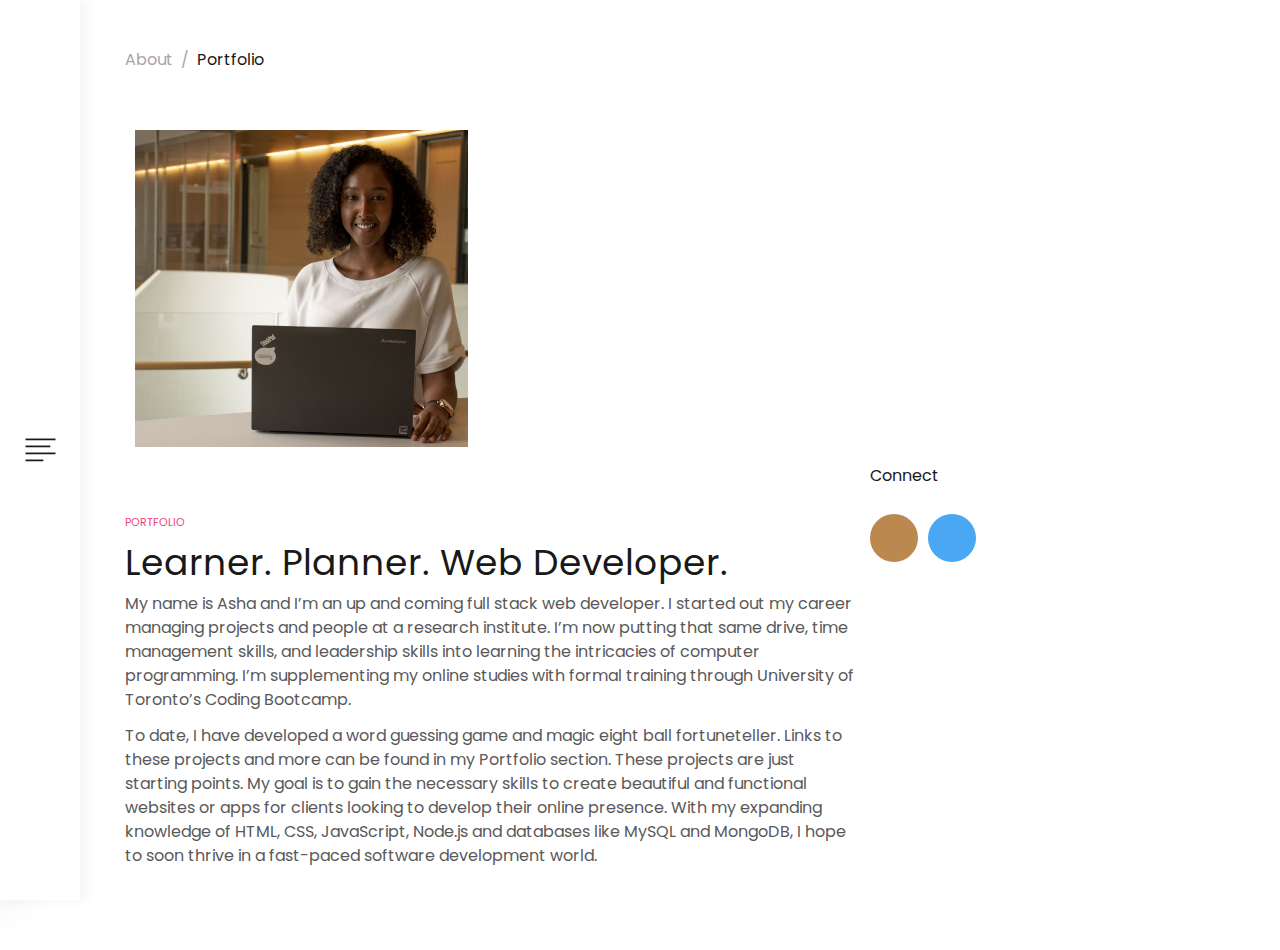
<file: index.html>
<!DOCTYPE html>
<html lang="en">

<head>
    <title>About</title>

    <!-- Required meta tags -->
    <meta charset="utf-8">
    <meta name="viewport" content="width=device-width, initial-scale=1, shrink-to-fit=no">

    <!-- Bootstrap CSS -->
    <link rel="stylesheet" href="css/bootstrap.min.css">

    <!-- FontAwesome CSS -->
    <link rel="stylesheet" href="https://use.fontawesome.com/releases/v5.2.0/css/all.css" integrity="sha384-hWVjflwFxL6sNzntih27bfxkr27PmbbK/iSvJ+a4+0owXq79v+lsFkW54bOGbiDQ"
        crossorigin="anonymous">

    <!-- Styles -->
    <link rel="stylesheet" href="style.css">
</head>

<body>
    <header class="site-header">
        <div class="site-branding">
            <h1 class="site-title">
                <a href="index.html" rel="home">
                    <!-- <img src="images/logo.png" alt="Logo"> -->
                </a>
            </h1>
        </div>
        <!-- .site-branding -->

        <div class="hamburger-menu">
            <div class="menu-icon">
                <img src="images/menu-icon.png" alt="menu icon">
            </div>
            <!-- .menu-icon -->

            <div class="menu-close-icon">
                <img src="images/x.png" alt="menu close icon">
            </div>
            <!-- .menu-close-icon -->
        </div>
        <!-- .hamburger-menu -->
    </header>
    <!-- .site-header -->

    <nav class="site-navigation flex flex-column justify-content-between">
        <div class="site-branding d-none d-lg-block ">
            <h1 class="site-title">
                <a href="index.html" rel="home">
                </a>
            </h1>
        </div>
        <!-- .site-branding -->

        <ul class="main-menu flex flex-column justify-content-center">
            <li class="current-menu-item">
                <a href="#">About</a>
            </li>
            <li>
                <a href="portfolio.html">Portfolio</a>
            </li>
        </ul>




        <div class="social-profiles">
            <ul class="flex justify-content-start justify-content-lg-center align-items-center">
                    <li>
                            <a href="https://github.com/asham28" target="_blank">
                                <i class="fab fa-github"></i>
                            </a>
                        </li>
                        <li>
                            <a href="https://www.linkedin.com/in/asha-mohamed-64115988/" target="_blank">
                                <i class="fab fa-linkedin"></i>
                            </a>
                        </li>
                    </ul>
        </div>
        <!-- .social-profiles -->
        <p style="font-size: 10px !important">
                <!-- Link back to Colorlib can't be removed. Template is licensed under CC BY 3.0. -->
                Copyright &copy;
                <script>document.write(new Date().getFullYear());</script> All rights reserved | This template is made with
                <i class="fa fa-heart-o" aria-hidden="true"></i> by
                <a href="https://colorlib.com" target="_blank">Colorlib</a>
            </p>
    </nav>
    <!-- .site-navigation -->

    <div class="nav-bar-sep d-lg-none"></div>

    <div class="outer-container">
        <div class="single-post">
            <div class="container">
                <div class="row">
                    <div class="col">
                        <ul class="breadcrumbs flex align-items-center">
                            <li>About</li>
                            <li>
                                <a href="portfolio.html">Portfolio</a>
                            </li>
                        </ul>
                        <!-- .breadcrumbs -->
                    </div>
                    <!-- .col -->
                </div>
                <!-- .row -->

                <div class="row">
                    <div class="col-12">
                        <div class="featured-img">
                            <figure>
                                <img id="profile" src="images/portfolio-icon2.jpg" alt="blog">
                            </figure>
                        </div>
                        <!-- .content-area -->
                    </div>
                    <!-- .col -->

                    <div class="col-12 col-lg-8">
                        <div class="content-area">
                            <header class="entry-header">
                                <div class="post-meta">
                                    <a href="#">Portfolio</a>
                                </div>
                                <!-- .meta-post -->

                                <h1>Learner. Planner. Web Developer.</h1>

                            </header>
                            <!-- .entry-header -->

                            <div class="entry-content">
                                <p> My name is Asha and I’m an up and coming full stack web developer. I started out my career
                                    managing projects and people at a research institute. I’m now putting that same drive,
                                    time management skills, and leadership skills into learning the intricacies of computer
                                    programming. I’m supplementing my online studies with formal training through University
                                    of Toronto’s Coding Bootcamp. </p>

                                <p>To date, I have developed a word guessing game and magic eight ball fortuneteller. Links
                                    to these projects and more can be found in my Portfolio section. These projects
                                    are just starting points. My goal is to gain the necessary skills to create beautiful
                                    and functional websites or apps for clients looking to develop their online presence.
                                    With my expanding knowledge of HTML, CSS, JavaScript, Node.js and databases like MySQL and MongoDB, I hope to soon thrive in a
                                    fast-paced software development world.
                                </p>

                            </div>
                            <!-- .entry-content -->
                        </div>
                        <!-- .content-area -->
                    </div>
                    <!-- .col-12 -->



                    <div class="post-share">
                        <label>Connect</label>
                        <ul>
                            <li class="in">
                                <a href="https://github.com/asham28" target="_blank">
                                    <i class="fab fa-github"></i>
                                </a>
                            </li>
                            <li class="tw">
                                <a href="https://www.linkedin.com/in/asha-mohamed-64115988/" target="_blank">
                                    <i class="fab fa-linkedin"></i>
                                </a>
                            </li>
                        </ul>
                    </div>
                    <!-- .post-share -->
                </div>
                <!-- .entry-meta -->
                </aside>
                <!-- .col-md-3 -->


                <script type='text/javascript' src='js/jquery.js'></script>
                <script type='text/javascript' src='js/custom.js'></script>

</body>

</html>
</file>
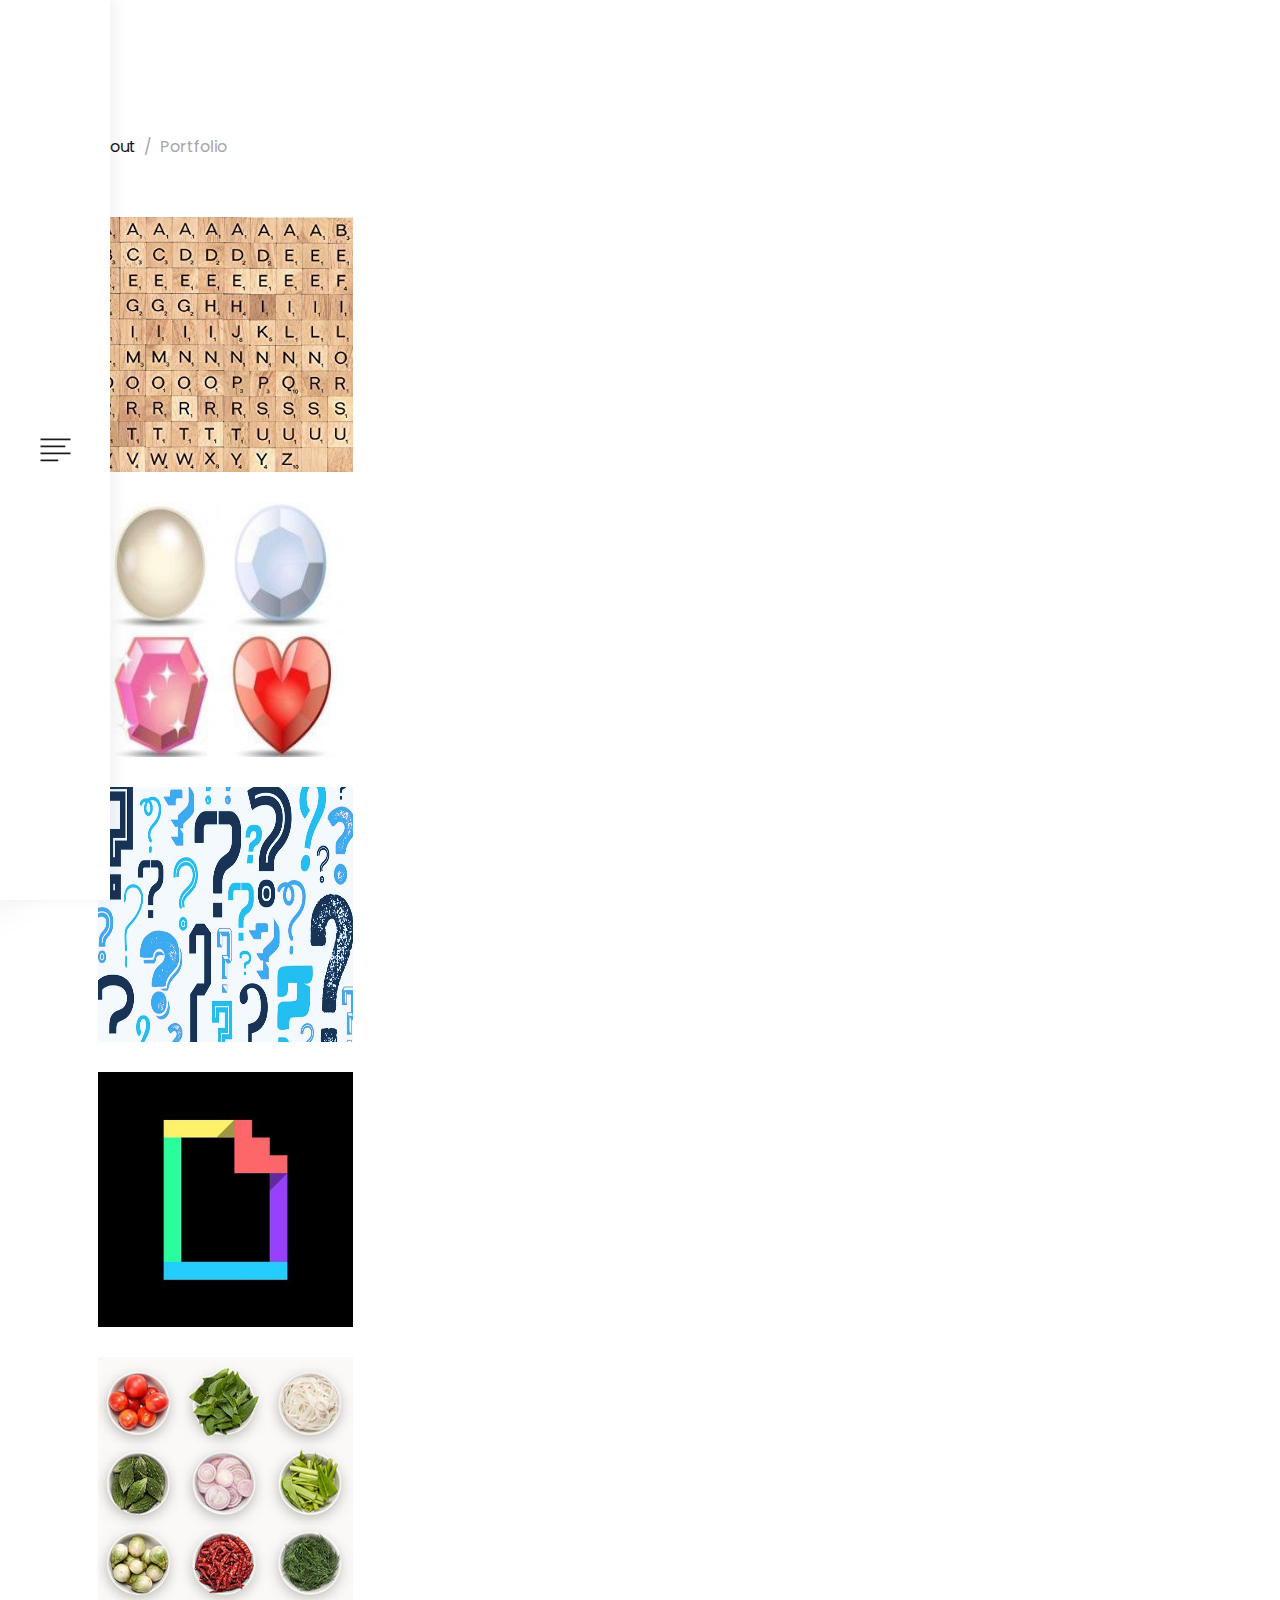
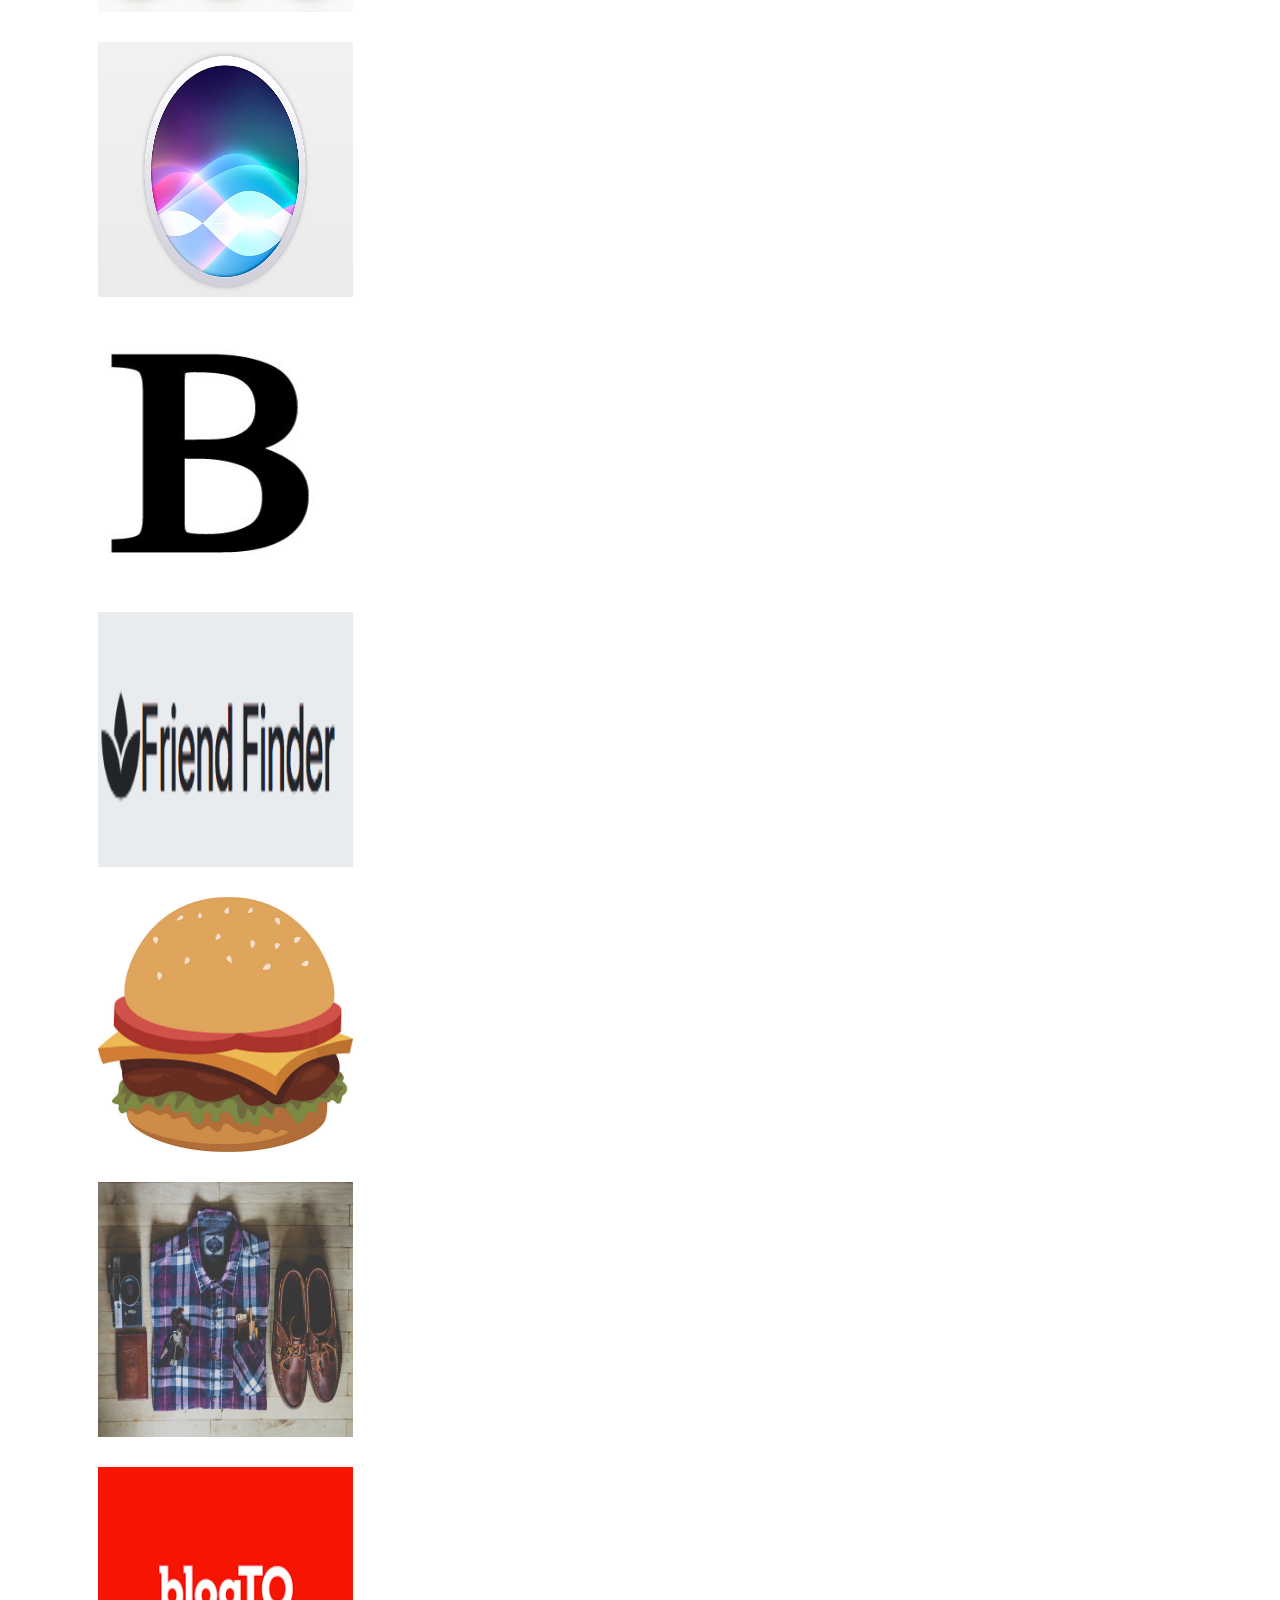
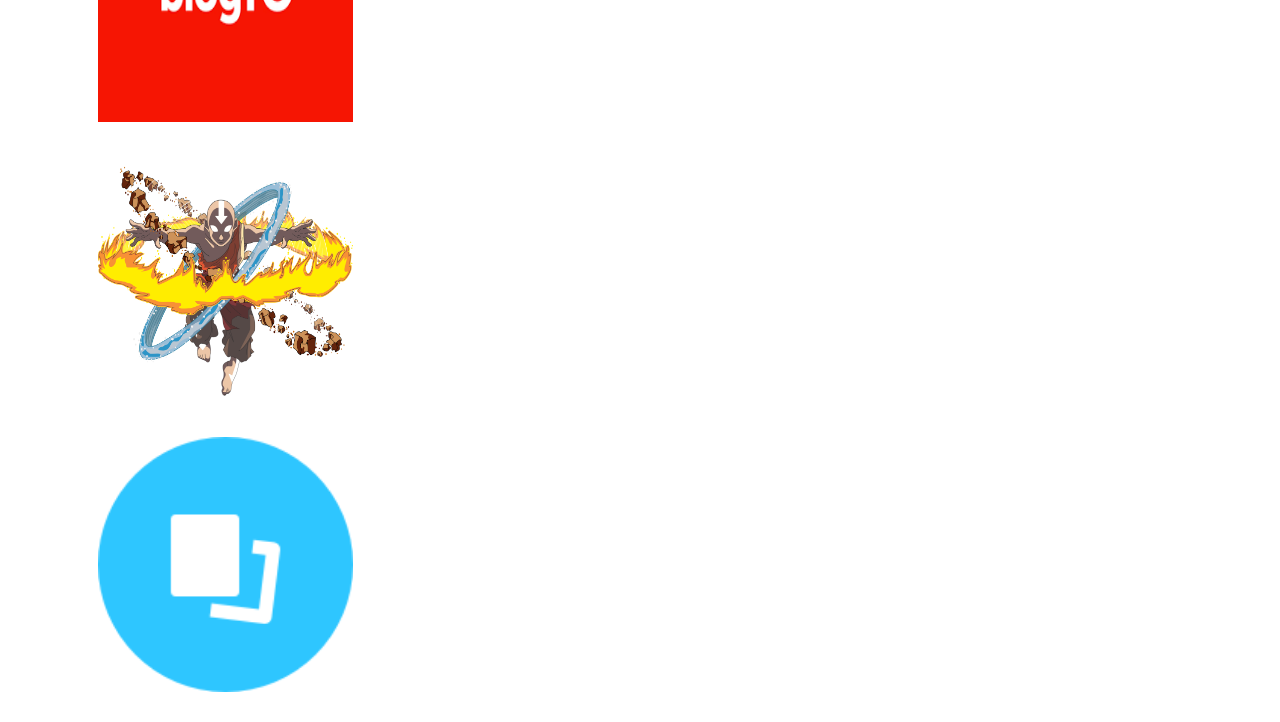
<file: portfolio.html>
<!DOCTYPE html>
<html lang="en">

<head>
    <title>Portfolio</title>

    <!-- Required meta tags -->
    <meta charset="utf-8">
    <meta name="viewport" content="width=device-width, initial-scale=1, shrink-to-fit=no">

    <!--BootStrap-->
    <link rel="stylesheet" href="https://stackpath.bootstrapcdn.com/bootstrap/4.1.1/css/bootstrap.min.css" integrity="sha384-WskhaSGFgHYWDcbwN70/dfYBj47jz9qbsMId/iRN3ewGhXQFZCSftd1LZCfmhktB"
        crossorigin="anonymous">

    <!-- FontAwesome CSS -->
    <link rel="stylesheet" href="https://use.fontawesome.com/releases/v5.2.0/css/all.css" integrity="sha384-hWVjflwFxL6sNzntih27bfxkr27PmbbK/iSvJ+a4+0owXq79v+lsFkW54bOGbiDQ"
        crossorigin="anonymous">

    <!-- Styles -->
    <link rel="stylesheet" href="style.css">
</head>

<body>
    <header class="site-header">
        <div class="site-branding">
            <h1 class="site-title">
                <a href="index.html" rel="home">
                    <!--CREATE A LOGO! -->
                    <!-- <img src="images/logo.png" alt="Logo"> -->
                    <!--CREATE A LOGO! -->

                </a>
            </h1>
        </div>
        <!-- .site-branding -->

        <div class="hamburger-menu">
            <div class="menu-icon">
                <img src="images/menu-icon.png" alt="menu icon">
            </div>
            <!-- .menu-icon -->

            <div class="menu-close-icon">
                <img src="images/x.png" alt="menu close icon">
            </div>
            <!-- .menu-close-icon -->
        </div>
        <!-- .hamburger-menu -->
    </header>
    <!-- .site-header -->

    <nav class="site-navigation flex flex-column justify-content-between">
        <div class="site-branding d-none d-lg-block ">
            <h1 class="site-title">
                <a href="index.html" rel="home">
                    <!-- <img src="images/logo2.png" alt="Logo"> -->
                </a>
            </h1>
        </div>
        <!-- .site-branding -->

        <ul class="main-menu flex flex-column justify-content-center">
            <li class="current-menu-item">
                <a href="index.html">About</a>
            </li>
            <li>
                <a href="portfolio.html">Portfolio</a>
            </li>
        </ul>

        <div class="social-profiles">
            <ul class="flex justify-content-start justify-content-lg-center align-items-center">
                <li>
                    <a href="https://github.com/asham28" target="_blank">
                        <i class="fab fa-github"></i>
                    </a>
                </li>
                <li>
                    <a href="https://www.linkedin.com/in/asha-mohamed-64115988/" target="_blank">
                        <i class="fab fa-linkedin"></i>
                    </a>
                </li>
            </ul>
        </div>
        <!-- .social-profiles -->

        <p style="font-size: 10px !important">

            <!-- Link back to Colorlib can't be removed. Template is licensed under CC BY 3.0. -->
            Copyright &copy;
            <script>document.write(new Date().getFullYear());</script> 
            All rights reserved | This template is made with
            <i class="fa fa-heart-o" aria-hidden="true"></i> by
            <a href="https://colorlib.com" target="_blank">Colorlib</a>
        </p>
    </nav>
    <!--.site-navigation -->


    <div class="nav-bar-sep d-lg-none"></div>

    <div class="outer-container">
        <div class="container portfolio-page">
            <div class="row">
                <div class="col">
                    <ul class="breadcrumbs flex align-items-center">
                        <li>
                            <a href="index.html">About</a>
                        </li>
                        <li>Portfolio</li>
                    </ul>
                    <!-- .breadcrumbs -->
                </div>
                <!-- .col -->
            </div>
            <!-- .row -->

            <div class="row">
                <div class="col-12 col-md-6 col-lg-3">
                    <div class="portfolio-content">
                        <figure>
                            <img src="images/portfolio1.jpg" style= "width: 255px; height: 255px"  alt="">
                        </figure>

                        <div class="entry-content flex flex-column align-items-center justify-content-center">
                            <h3>
                                <a href="#">Word Guess Game</a>
                            </h3>

                            <ul class="flex flex-wrap justify-content-center">
                                <li>
                                    <a href="https://github.com/asham28/word-guess" target="_blank">Github,</a>
                                </li>
                                <li>
                                    <a href="https://asham28.github.io/word-guess/" target="_blank">Deployed Page</a>
                                </li>
                            </ul>
                        </div>
                        <!-- .entry-content -->
                    </div>
                    <!-- .portfolio-content -->
                </div>
                <!-- .col -->

                <div class="col-12 col-md-6 col-lg-3">
                    <div class="portfolio-content">
                        <figure>
                            <img src="images/portfolio2.jpg" style= "width: 255px; height: 255px"  alt="">
                        </figure>

                        <div class="entry-content flex flex-column align-items-center justify-content-center">
                            <h3>
                                <a href="#">Crystal Collector</a>
                            </h3>

                            <ul class="flex flex-wrap justify-content-center">
                                <li>
                                    <a href="https://github.com/asham28/Crystal-Collector-Game" target="_blank">Github,</a>
                                </li>
                                <li>
                                    <a href="https://asham28.github.io/Crystal-Collector-Game/" target="_blank">Deployed
                                        Page</a>
                                </li>
                            </ul>
                        </div>
                        <!-- .entry-content -->
                    </div>
                    <!-- .portfolio-content -->
                </div>
                <!-- .col -->

                <div class="col-12 col-md-6 col-lg-3">
                    <div class="portfolio-content">
                        <figure>
                            <img src="images/portfolio3.jpg" style= "width: 255px; height: 255px" alt="">
                        </figure>

                        <div class="entry-content flex flex-column align-items-center justify-content-center">
                            <h3>
                                <a href="#">Harry Potter Trivia Game</a>
                            </h3>

                            <ul class="flex flex-wrap justify-content-center">
                                <li>
                                    <a href="https://github.com/asham28/trivia-game" target="_blank">Github,</a>
                                </li>
                                <li>
                                    <a href="https://asham28.github.io/trivia-game/" target="_blank">Deployed Page</a>
                                </li>
                            </ul>
                        </div>
                        <!-- .entry-content -->
                    </div>
                    <!-- .portfolio-content -->
                </div>
                <!-- .col -->

                <div class="col-12 col-md-6 col-lg-3">
                    <div class="portfolio-content">
                        <figure>
                            <img src="images/portfolio4.jpg" style= "width: 255px; height: 255px" alt="">
                        </figure>

                        <div class="entry-content flex flex-column align-items-center justify-content-center">
                            <h3>
                                <a href="#">Giphy Generator</a>
                            </h3>

                            <ul class="flex flex-wrap justify-content-center">
                                <li>
                                    <a href="https://github.com/asham28/gifyApp" target="_blank">Github,</a>
                                </li>
                                <li>
                                    <a href="https://asham28.github.io/gifyApp/" target="_blank">Deployed Page</a>
                                </li>
                            </ul>
                        </div>
                        <!-- .entry-content -->
                    </div>
                    <!-- .portfolio-content -->
                </div>
                <!-- .col -->

                <div class="col-12 col-md-6 col-lg-3">
                    <div class="portfolio-content">
                        <figure>
                            <img src="images/portfolio5.jpg" style= "width: 255px; height: 255px" alt="">
                        </figure>

                        <div class="entry-content flex flex-column align-items-center justify-content-center">
                            <h3>
                                <a href="#">Good Eats</a>
                            </h3>

                            <ul class="flex flex-wrap justify-content-center">
                                <li>
                                    <a href="https://github.com/asham28/goodEats" target="_blank">Github,</a>
                                </li>
                                <li>
                                    <a href="https://asham28.github.io/goodEats/" target="_blank">Deployed Page</a>
                                </li>
                            </ul>
                        </div>
                        <!-- .entry-content -->
                    </div>
                    <!-- .portfolio-content -->
                </div>
                <!-- .col -->

                <div class="col-12 col-md-6 col-lg-3">
                    <div class="portfolio-content">
                        <figure>
                            <img src="images/portfolio6.jpg" style= "width: 255px; height: 255px"  alt="">
                        </figure>

                        <div class="entry-content flex flex-column align-items-center justify-content-center">
                            <h3>
                                <a href="#">LIRI</a>
                            </h3>

                            <ul class="flex flex-wrap justify-content-center">
                                <li>
                                    <a href="https://github.com/asham28/liri-node-app" target="_blank">Github,</a>
                                </li>
                                <li>
                                    <a href="https://asham28.github.io/liri-node-app/" target="_blank">Deployed Page</a>
                                </li>
                            </ul>
                        </div>
                        <!-- .entry-content -->
                    </div>
                    <!-- .portfolio-content -->
                </div>
                <!-- .col -->

                <div class="col-12 col-md-6 col-lg-3">
                    <div class="portfolio-content">
                        <figure>
                            <img src="images/bamazon.jpg" style= "width: 255px; height: 255px" alt="">
                        </figure>

                        <div class="entry-content flex flex-column align-items-center justify-content-center">
                            <h3>
                                <a href="#">Bamazon</a>
                            </h3>

                            <ul class="flex flex-wrap justify-content-center">
                                <li>
                                    <a href="https://github.com/asham28/bamazon" target="_blank">Github,</a>
                                </li>
                                <li>
                                    <a href="https://asham28.github.io/bamazon/" target="_blank">Deployed Page</a>
                                </li>
                            </ul>
                        </div>
                        <!-- .entry-content -->
                    </div>
                    <!-- .portfolio-content -->
                </div>
                <!-- .col -->

                <div class="col-12 col-md-6 col-lg-3">
                    <div class="portfolio-content">
                        <figure>
                            <img src="images/portfolio7.png" style= "width: 255px; height: 255px"  alt="">
                        </figure>

                        <div class="entry-content flex flex-column align-items-center justify-content-center">
                            <h3>
                                <a href="#">Friend Finder</a>
                            </h3>

                            <ul class="flex flex-wrap justify-content-center">
                                <li>
                                    <a href="https://github.com/asham28/friendFinder" target="_blank">Github,</a>
                                </li>
                                <li>
                                    <a href="https://enigmatic-forest-11989.herokuapp.com/" target="_blank">Deployed
                                        Page</a>
                                </li>
                            </ul>
                        </div>
                        <!-- .entry-content -->
                    </div>
                    <!-- .portfolio-content -->
                </div>
                <!-- .col -->

                <div class="col-12 col-md-6 col-lg-3">
                    <div class="portfolio-content">
                        <figure>
                            <img src="images/portfolio8.jpg" style= "width: 255px; height: 255px"  alt="">
                        </figure>

                        <div class="entry-content flex flex-column align-items-center justify-content-center">
                            <h3>
                                <a href="#">Eat-Da-Burger</a>
                            </h3>

                            <ul class="flex flex-wrap justify-content-center">
                                <li>
                                    <a href="https://github.com/asham28/burger" target="_blank">Github,</a>
                                </li>
                                <li>
                                    <a href="https://damp-everglades-34575.herokuapp.com/" target="_blank">Deployed
                                        Page</a>
                                </li>
                            </ul>
                        </div>
                        <!-- .entry-content -->
                    </div>
                    <!-- .portfolio-content -->
                </div>
                <!-- .col -->

                <div class="col-12 col-md-6 col-lg-3">
                    <div class="portfolio-content">
                        <figure>
                            <img src="images/portfolio9.jpg" style= "width: 255px; height: 255px" alt="">
                        </figure>

                        <div class="entry-content flex flex-column align-items-center justify-content-center">
                            <h3>
                                <a href="#">Wear It Well</a>
                            </h3>

                            <ul class="flex flex-wrap justify-content-center">
                                <li>
                                    <a href="https://github.com/asham28/wearItWell" target="_blank">Github</a>
                                </li>
                                <li>
                                    <!-- <a href="https://damp-everglades-34575.herokuapp.com/" target="_blank">Deployed -->
                                        <!-- Page
                                        </a> -->
                                </li>
                            </ul>
                        </div>
                        <!-- .entry-content -->
                    </div>
                    <!-- .portfolio-content -->
                </div>
                <!-- .col -->

                
                <div class="col-12 col-md-6 col-lg-3">
                    <div class="portfolio-content">
                        <figure>
                            <img src="images/portfolio11.png" style= "width: 255px; height: 255px" alt="">
                        </figure>

                        <div class="entry-content flex flex-column align-items-center justify-content-center">
                            <h3>
                                <a href="#">BlogTO News Scrapper</a>
                            </h3>

                            <ul class="flex flex-wrap justify-content-center">
                                <li>
                                    <a href="https://github.com/asham28/newsApp" target="_blank">Github</a>
                                </li>
                                <li>
                                    <a href="https://protected-tundra-97388.herokuapp.com/" target="_blank">Deployed Page
                                    </a>
                                </li>
                            </ul>
                        </div>
                        <!-- .entry-content -->
                    </div>
                    <!-- .portfolio-content -->
                </div>
                <!-- .col -->


                <div class="col-12 col-md-6 col-lg-3">
                    <div class="portfolio-content">
                        <figure>
                            <img src="images/portfolio12.png" style= "width: 255px; height: 255px" alt="">
                        </figure>

                        <div class="entry-content flex flex-column align-items-center justify-content-center">
                            <h3>
                                <a href="#">Clicky Game</a>
                            </h3>

                            <ul class="flex flex-wrap justify-content-center">
                                <li>
                                    <a href="https://github.com/asham28/clickyGame" target="_blank">Github</a>
                                </li>
                                <li>
                                    <a href="https://cryptic-hamlet-57167.herokuapp.com/" target="_blank">Deployed Page
                                    </a>
                                </li>
                            </ul>
                        </div>
                        <!-- .entry-content -->
                    </div>
                    <!-- .portfolio-content -->
                </div>
                <!-- .col -->

                <div class="col-12 col-md-6 col-lg-3">
                    <div class="portfolio-content">
                        <figure>
                            <img src="images/portfolio13.png" style= "width: 255px; height: 255px" alt="">
                        </figure>

                        <div class="entry-content flex flex-column align-items-center justify-content-center">
                            <h3>
                                <a href="#">Gra-Deck</a>
                            </h3>

                            <ul class="flex flex-wrap justify-content-center">
                                <li>
                                    <a href="https://github.com/asham28/flashycards" target="_blank">Github</a>
                                </li>
                            </ul>
                        </div>
                        <!-- .entry-content -->
                    </div>
                    <!-- .portfolio-content -->
                </div>
                <!-- .col -->

                <script type='text/javascript' src='js/jquery.js'></script>
                <script type='text/javascript' src='js/custom.js'></script>

</body>

</html>
</file>
<file: style.css>
@import url('https://fonts.googleapis.com/css?family=Poppins:300,400,500,600,700|Work+Sans:300,400,500,600,700');

body {
    color: #191919;
    font-family: 'Work Sans', sans-serif;
}

img {
    vertical-align: baseline;
    margin: 10px; 
}

/*--------------------------------------------------------------
# Links
--------------------------------------------------------------*/
a {
    color: royalblue;
}

a:visited {
    color: purple;
}

a:hover, a:focus, a:active {
    color: midnightblue;
}

a:focus {
    outline: thin dotted;
}

a:hover, a:active {
    outline: 0;
    list-style: none;
}

/*--------------------------------------------------------------
# Helper Utilities
--------------------------------------------------------------*/
.flex {
    display: flex;
}

/*--------------------------------------------------------------
# Outer Container
--------------------------------------------------------------*/
@media screen and (min-width: 992px) {
    .outer-container {
        padding-left: 80px;
    }
}

@media screen and (min-width: 768px) {
    .no-padding {
        padding: 0;
    }
}

/*--------------------------------------------------------------
# Header
--------------------------------------------------------------*/
/*
# Site Branding
--------------------------------*/
.site-branding {
    transition: all .5s;
}

.site-title {
    margin: 0;
    text-align: center;
}

.site-navigation .site-title a {
    display: block;
}

/*
  Hamburger Menu
----------------------------------------*/
.hamburger-menu .menu-icon,
.hamburger-menu .menu-close-icon {
    width: 44px;
    height: 44px;
    text-align: center;
    cursor: pointer;
    transition: all 0.5s;
}

.hamburger-menu.close .menu-icon {
    visibility: hidden;
    opacity: 0;
}

.menu-close-icon {
    visibility: hidden;
    opacity: 0;
}

.hamburger-menu.close .menu-close-icon {
    visibility: visible;
    opacity: 1;
}

.hamburger-menu img {
    display: block;
    margin: 0 auto;
}

/*
# Site Navigation
--------------------------------*/
.site-navigation {
    transition: all .5s;
}

/*
# Main Menu
--------------------------------*/
.main-menu {
    padding: 15px 30px;
    margin: 0;
}

.main-menu li {
    display: block;
    padding: 12px 0;
    font-size: 30px;
    font-weight: 500;
    border-bottom: 1px solid #ebebeb;
}

.main-menu li:nth-last-of-type(1) {
    border-bottom: 0;
}

.main-menu li a {
    display: block;
    color: #a6a6a6;
    text-decoration: none;
    transition: all 0.35s;
}

.main-menu li a:hover,
.main-menu li.current-menu-item a {
    color: #f0437e;
}

/*
# Social Profiles
--------------------------------*/
.social-profiles ul {
    padding: 10px 0 34px 0;
    margin: 0;
}

.social-profiles ul li {
    display: block;
    padding: 0 18px;
    font-size: 1.5rem;
}

.social-profiles ul li a {
    color: #191919;
    transition: all 0.35s;
}

.social-profiles ul li a:hover {
    color: #f0437e;
}

.nav-bar-sep {
    height: 78px;
}

@media screen and (max-width: 992px) {
    .site-header {
        position: fixed;
        top: 0;
        left: 0;
        z-index: 999;
        width: 100%;
        padding: 15px 30px;
        background: #fff;
        box-shadow: 0 12px 24px rgba(0,0,0,.09);
    }

    .site-header,
    .hamburger-menu {
        display: flex;
        justify-content: space-between;
        align-items: center;
    }

    .hamburger-menu {
        flex-flow: column;
    }

    .hamburger-menu .menu-icon, .hamburger-menu .menu-close-icon {
        position: absolute;
        top: 26px;
        right: 24px;
    }

    .main-menu li {
        position: relative;
    }

    .main-menu li::after {
        content: '';
        position: absolute;
        top: 11px;
        right: 0;
        font-family: 'FontAwesome', serif;
    }

    .main-menu li:hover::after,
    .main-menu li.current-menu-item::after {
        color: #f0437e;
    }

    .site-navigation {
        position: absolute;
        top: 78px;
        left: 0;
        z-index: 99;
        width: 100%;
        height: 500px;
        background: #fff;
        box-shadow: 0 12px 24px rgba(0,0,0,.09);
        visibility: hidden;
        opacity: 0;
        transition: all 0.35s;
    }

    .site-navigation.show {
        visibility: visible;
        opacity: 1;
    }

    .social-profiles ul {
        padding: 80px 15px 30px;
        margin: 0;
    }
}

@media screen and (min-width: 992px) {
    .site-header,
    .site-navigation {
        position: fixed;
        top: 0;
        left: 0;
        z-index: 999;
        width: 80px;
        height: 100vh;
        padding: 0 15px;
        box-shadow: 6px 0 12px rgba(0,0,0,.05);
    }

    .site-navigation {
        background: #f7f7f7;
    }

    .site-navigation.show {
        left: 80px;
    }

    .site-header {
        background: #fff;
    }

    .site-header.no-shadow {
        box-shadow: none;
    }

    .site-header .site-branding.hide {
        visibility: hidden;
        opacity: 0;
    }

    .site-title {
        padding: 28px 0 10px 0;
    }

    .hamburger-menu .menu-icon,
    .hamburger-menu .menu-close-icon {
        position: absolute;
        top: calc(50vh - 22px);
        left: 15px;
        width: calc(100% - 30px);
        padding: 10px 0;
    }

    .site-navigation {
        left: -250px;
        z-index: 99;
        width: 250px;
        padding: 0;
        box-shadow: 16px 0 42px rgba(0,0,0,.09);
    }

    .main-menu {
        height: calc(100vh - 160px);
        padding: 0;
    }

    .main-menu li {
        border-bottom: 0;
        text-align: center;
    }

    .social-profiles ul li {
        font-size: 1.125rem;
    }
}

/*--------------------------------------------------------------
# Scroll Down
--------------------------------------------------------------*/
.scroll-down {
    position: absolute;
    bottom: 0;
    left: 50%;
    z-index: 99;
    width: 120px;
    height: 100px;
    margin-left: -20px;
    cursor: pointer;
}

.arrow-down {
    width: 32px;
    height: 32px;
    margin: 0 auto;
    border-radius: 50%;
    background: #fff;
}

.scroll-text {
    margin-top: 5px;
    margin-bottom: 15px;
    font-size: 14px;
    font-weight: 600;
}

/*--------------------------------------------------------------
# Portfolio
--------------------------------------------------------------*/
.portfolio-page .scroll-down {
    margin-left: -60px;
}

.portfolio-content {
    position: relative;
    margin-bottom: 30px;
}

.home-page {
    padding-top: 15px;
}

.home-page .portfolio-content {
    margin-bottom: 15px;
}

.portfolio-content figure {
    margin: 0;
}

.portfolio-content figure img {
    display: block;
    width: 100%;
    height: auto;
    min-height: 100%;
}

.portfolio-content .entry-content {
    position: absolute;
    top: 0;
    left: 0;
    width: 100%;
    height: 100%;
    background: rgba(255,255,255,.9);
    font-family: 'Poppins', sans-serif;
    text-align: center;
    visibility: hidden;
    opacity: 0;
    transition: all 0.35s;
}

.portfolio-content:hover .entry-content {
    visibility: visible;
    opacity: 1;
}

.portfolio-content h3 {
    margin-bottom: 0;
    font-family: 'Poppins', sans-serif;
    font-size: 1.5rem;
    font-weight: 500;
}

.home-page .portfolio-content h3 {
    font-size: 2.25rem;
}

.portfolio-content h3 a {
    color: #191919;
    text-decoration: none;
}

.portfolio-content ul {
    padding: 0;
    margin: 10px 0 0;
    list-style: none;
}

.portfolio-content li {
    margin: 0 3px;
}

.portfolio-content li a {
    font-size: 0.875rem;
    color: #a6a6a6;
}

@media screen and (min-width: 768px) {
    .home-page {
        padding: 0;
    }

    .home-page .portfolio-content {
        margin-bottom: 0;
    }
}

/*--------------------------------------------------------------
# Breadcrumbs
--------------------------------------------------------------*/
.breadcrumbs {
    padding: 48px 0;
    margin: 0;
    color: #a6a6a6;
    list-style: none;
    font-family: 'Poppins', sans-serif;
}

.breadcrumbs li {
    position: relative;
    color: #a6a6a6;
    padding: 0 12px;
}

.breadcrumbs li:nth-of-type(1) {
    padding-left: 0;
}

.breadcrumbs li::after {
    content: '/';
    position: absolute;
    top: 0;
    right: -6px;
    width: 10px;
}


.breadcrumbs li:nth-last-of-type(1)::after {
    display: none;
}

.breadcrumbs li a {
    color: #191919;
    text-decoration: none;
}

/*--------------------------------------------------------------
# Single Portfolio
--------------------------------------------------------------*/
.single-portfolio {
    padding-top: 15px;
    padding-bottom: 70px;
}

.single-portfolio figure img {
    max-width: 100%;
}

.single-portfolio .content-area h1 {
    margin-top: 20px;
    font-size: 2.25rem;
    font-family: 'Poppins', sans-serif;
}

.single-portfolio .content-area .entry-content {
    margin-top: 20px;
    font-family: 'Poppins', sans-serif;
    line-height: 1.6;
    color: #595959;
}

/*
# Post Share
--------------------------------*/
.single-portfolio .post-share {
    margin-top: 32px;
}

.single-portfolio .post-share label {
    margin-right: 32px;
    text-transform: capitalize;
    font-family: 'Poppins', sans-serif;
}

.single-portfolio .post-share ul {
    padding: 0;
    margin: 0;
    list-style: none;
}

.single-portfolio .post-share ul li {
    width: 48px;
    height: 48px;
    margin-right: 10px;
    margin-bottom: 10px;
    border-radius: 50%;
    font-size: 18px;
    line-height: 1;
    color: #fff;
}

.single-portfolio .post-share ul li a {
    display: flex;
    justify-content: center;
    align-items: center;
    width: 100%;
    height: 100%;
    color: #fff;
    text-decoration: none;
}

.single-portfolio .post-share ul li.fb {
    background: #4b6cd0;
}

.single-portfolio .post-share ul li.gp {
    background: #f03b3b;
}

.single-portfolio .post-share ul li.in {
    background: #bb8950;
}

.single-portfolio .post-share ul li.tw {
    background: #49a7f3;
}

/*
# Post Sidebar
--------------------------------*/
.single-portfolio .entry-meta {
    margin-top: 24px;
    font-family: 'Poppins', sans-serif;
}

.single-portfolio .entry-meta label {
    display: block;
    line-height: 1.3;
    text-transform: uppercase;
}

.single-portfolio .date-format,
.single-portfolio .post-category,
.single-portfolio .posted-tags {
    display: block;
    margin-bottom: 26px;
}

.single-portfolio .posted-tags span,
.single-portfolio .entry-meta a {
    color: #bfbfbf;
}

/*
# Post Nav
--------------------------------*/
.post-nav {
    margin: 36px 0 0;
}

.post-nav ul {
    padding: 0;
    margin: 0;
    list-style: none;
}

@media screen and (min-width: 576px) {
    .single-portfolio {
        padding-top: 45px;
    }
}

@media screen and (min-width: 992px) {
    .single-portfolio {
        padding-top: 90px;
    }
}

@media screen and (min-width: 1200px) {
    .single-portfolio {
        padding-top: 115px;
    }
}

/*--------------------------------------------------------------
# Blog
--------------------------------------------------------------*/
.blog-page {
    padding-top: 15px;
    font-family: 'Poppins', sans-serif;
}

.blog-page .blog-content figure,
.blog-page .blog-content .entry-content {
    width: 50%;
}

.blog-page .blog-content figure {
    margin: 0;
    overflow: hidden;
}

.blog-page .blog-content figure img {
    display: block;
    width: 100%;
    height: auto;
}

.blog-page .blog-content .entry-content {
    padding: 25px;
}

.blog-page .blog-content {
    transition: all .35s;
}

.blog-page .blog-content:hover {
    background: #f0437e;
}

.blog-page .blog-content header {
    width: 100%;
}

.blog-page .blog-content .entry-content h3 {
    position: relative;
}

.blog-page .blog-content .entry-content h3::before {
    content: '';
    position: absolute;
    top: 7px;
    left: -35px ;
    z-index: 99;
    width: 20px;
    height: 20px;
    transform: rotate(45deg);
    background: #fff;
}

.blog-page .blog-content .entry-content h3 a {
    color: #191919;
    font-size: 1.125rem;
    font-weight: 500;
}

.blog-page .blog-content .posted-by {
    margin-top: 10px;
    color: #595959;
    font-size: 0.875rem;
}

.blog-page .blog-content .posted-on {
    position: relative;
    margin-right: 20px;
    color: #bfbfbf;
    font-size: 0.875rem;
}

.blog-page .blog-content .posted-on::after {
    content: '/';
    position: absolute;
    top: 0;
    right: -14px;
}

.blog-page .blog-content footer ul {
    padding: 0;
    margin: 0;
    list-style: none;
}

.blog-page .blog-content footer li {
    padding: 0 3px;
    font-size: 0.875rem;
}

.blog-page .blog-content footer li a {
    color: #f0437e;
}

.blog-page .blog-content:hover .entry-content h3 a,
.blog-page .blog-content:hover .posted-by,
.blog-page .blog-content:hover .posted-on,
.blog-page .blog-content:hover footer li a {
    color: #fff;
}

@media screen and (max-width: 1200px) {
    .blog-page .col-12:nth-of-type(even) .blog-content {
        flex-flow: row-reverse !important;
    }

    .blog-page .col-12:nth-of-type(even) .blog-content .entry-content h3::before {
        right: -50px;
        left: auto;
    }
}

@media screen and (max-width: 768px) {
    .blog-page .col-12:nth-of-type(even) .blog-content .entry-content h3::before {
        right: -35px;
    }

    .blog-page .blog-content .entry-content h3 {
        line-height: 1;
    }
}

@media screen and (min-width: 576px) {
    .blog-page .blog-content .entry-content h3 a {
        font-size: 1.5rem;
    }
}

@media screen and (min-width: 768px) {
    .blog-page {
        padding-top: 0;
    }

    .blog-page .blog-content .entry-content {
        padding: 35px 40px;
    }

    .blog-page .blog-content .entry-content h3::before {
        left: -50px ;
    }
}

@media screen and (min-width: 1200px) {
    .blog-page .blog-content.flex-row-reverse .entry-content h3::before {
        right: -50px;
        left: auto;
    }
}

/*--------------------------------------------------------------
# Single Blog Page
--------------------------------------------------------------*/
.single-post,
.single-page {
    padding-bottom: 70px;
    font-family: 'Poppins', sans-serif;
}

/*
# Featured Image
--------------------------------*/
.single-post .featured-img figure,
.single-page .featured-img figure {
    margin: 0;
}

.single-post .featured-img figure img,
.single-page .featured-img figure img {
    width: 30%;
    height: 20%; 
}

/*
# Content Area
--------------------------------*/
.single-post .content-area,
.single-page .content-area {
    margin-top: 50px;
}

.single-post .entry-header .post-meta,
.single-page .entry-header .post-meta {
    text-transform: uppercase;
    font-size: 0.6875rem;
}

.single-post .entry-header .post-meta a,
.single-page .entry-header .post-meta a {
    display: inline-block;
    margin-right: 6px;
    color: #f0437e;
}

.single-post .content-area h1,
.single-page .content-area h1 {
    margin-top: 10px;
    font-size: 2.25rem;
    font-weight: 400;
}

.single-post .entry-header .byline,
.single-page .entry-header .byline {
    display: block;
    margin-top: 14px;
    margin-bottom: 24px;
    font-size: 0.875rem;
    color: #bfbfbf;
}

.single-post .entry-header .byline .author a,
.single-page .entry-header .byline .author a {
    color: #191919;
}

.single-post .content-area .entry-content p,
.single-page .content-area .entry-content p {
    margin-bottom: 0.75rem;
    color: #595959;
}

/*
# Comments
--------------------------------*/
.post-comments {
    margin-top: 40px;
    padding-top: 52px;
    padding-bottom: 40px;
    border-top: 1px solid #ebebeb;
    border-bottom: 1px solid #ebebeb;
}

.comments-title,
.comment-reply-title {
    margin-bottom: 0;
    font-size: 1.5rem;
    font-weight: 400;
}

.post-comments .comment-list {
    padding: 0;
    margin: 0;
    list-style: none
}

.post-comments .comment-author-avatar {
    float: left;
    width: 70px;
    height: 70px;
    margin-top: 48px;
    margin-right: 22px;
    margin-bottom: 0;
    border-radius: 50%;
    overflow: hidden;
}

.post-comments .comment-author-avatar img {
    width: 100%;
    height: auto;
}

.post-comments .comment-wrap {
    float: right;
    width: calc(100% - 92px);
    margin-top: 44px;
}

.post-comments .comment-author .fn a {
    font-size: 1.125rem;
    color: #191919;
}

.post-comments .comment-author .comment-meta a {
    font-size: 0.875rem;
    color: #b7b7b7;
}

.post-comments p {
    margin-top: 5px;
    color: #595959;
}

.post-comments .reply {
    margin-top: 24px;
}

.post-comments .reply a {
    display: inline-block;
    padding: 8px 15px;
    margin-right: 10px;
    border: 1px solid #d2d2d4;
    border-radius: 2px;
    font-size: 0.75rem;
    font-weight: 600;
    line-height: 1;
    color: #404040;
    text-transform: uppercase;
    text-decoration: none;
    letter-spacing: 1px;
    transition: all 0.35s;
}

.post-comments .reply a:hover {
    border-color: transparent;
    color: #fff;
    background: #f0437e;
}

.comment-list ol.children {
    padding: 0;
    margin-left: 92px;
    list-style: none;
}

.post-comments ol.children .comment-author-avatar {
    margin-top: 40px;
    margin-right: 22px;
}

.post-comments ol.children .comment-wrap {
    margin-top: 36px;
    width: calc(100% - 92px);
}

/*
# Comment Form
--------------------------------*/
.comments-form {
    margin-top: 52px;
}

.comment-reply-title {
    margin-bottom: 16px;
}

.comment-form input[type="text"],
.comment-form input[type="email"],
.comment-form input[type="url"],
.comment-form textarea {
    width: 100%;
    padding: 12px 24px;
    margin-top: 20px;
    border: 1px solid #e5e5e5;
    line-height: 1;
    color: #a6a6a6;
    outline: none;
}

.comment-form textarea {
    line-height: 1.4;
}

.comment-form input[type="text"]:focus,
.comment-form input[type="email"]:focus,
.comment-form input[type="url"]:focus,
.comment-form textarea:focus {
    border-color: #232d37;
}

.comment-form input[type="submit"] {
    padding: 18px 30px;
    margin-top: 32px;
    margin-bottom: 10px;
    border: 0;
    border-radius: 2px;
    font-size: 0.875rem;
    font-weight: 600;
    line-height: 1;
    color: #fff;
    text-transform: uppercase;
    text-decoration: none;
    letter-spacing: 0.15rem;
    outline: none;
    cursor: pointer;
    background: #f0437e;
}

/*
# Post Sidebar
--------------------------------*/
.single-post .entry-meta {
    margin-top: 50px;
}

.single-post .entry-meta label {
    display: block;
    line-height: 1.3;
    text-transform: uppercase;
}

.single-post .date-format,
.single-post .post-category,
.single-post .posted-tags {
    display: block;
    margin-bottom: 26px;
}

.single-post .posted-tags span,
.single-post .entry-meta a {
    color: #bfbfbf;
}

.single-post .post-share label {
    text-transform: capitalize;
}

.single-post .post-share ul {
    display: flex;
    flex-wrap: wrap;
    padding: 0;
    margin: 18px 0 0;
    list-style: none;
}

.single-post .post-share ul li {
    width: 48px;
    height: 48px;
    margin-right: 10px;
    margin-bottom: 10px;
    border-radius: 50%;
    font-size: 18px;
    line-height: 1;
    color: #fff;
}

.single-post .post-share ul li a {
    display: flex;
    justify-content: center;
    align-items: center;
    width: 100%;
    height: 100%;
    color: #fff;
    text-decoration: none;
}

.single-post .post-share ul li.fb {
    background: #4b6cd0;
}

.single-post .post-share ul li.gp {
    background: #f03b3b;
}

.single-post .post-share ul li.in {
    background: #bb8950;
}

.single-post .post-share ul li.tw {
    background: #49a7f3;
}

@media screen and (min-width: 768px) {
    .post-comments .comment-author-avatar {
        margin-right: 50px;
    }

    .post-comments .comment-wrap {
        width: calc(100% - 120px);
    }

    .comment-list ol.children {
        margin-left: 120px;
    }
}

/*--------------------------------------------------------------
# Single Page
--------------------------------------------------------------*/
.single-page .content-area .entry-content {
    border-bottom: 0;
    padding-bottom: 12px;
}

.single-page .entry-header .byline .date-format a {
    color: #bfbfbf;
}

/*--------------------------------------------------------------
# Portfolio Image
--------------------------------------------------------------*/

.portfolio-image {
    width: 255px;
    height: 255px; 
}
</file>
